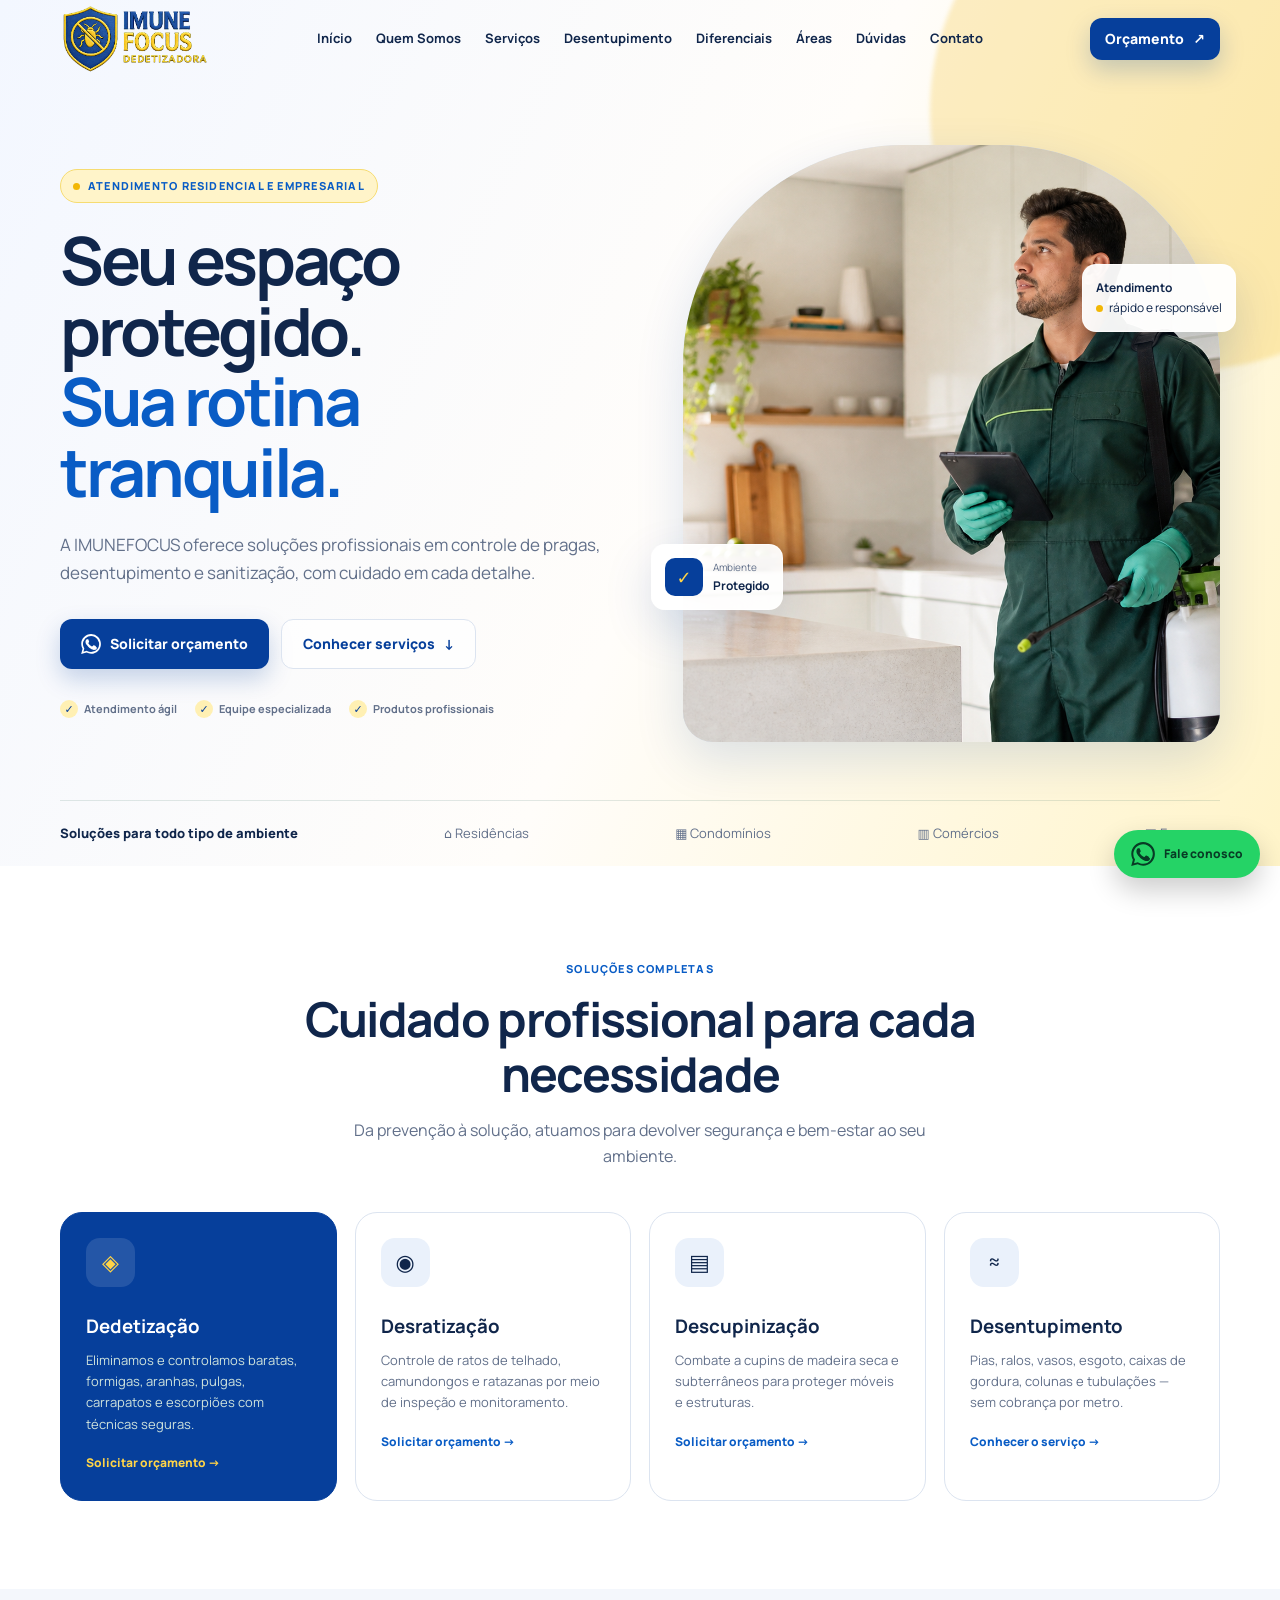
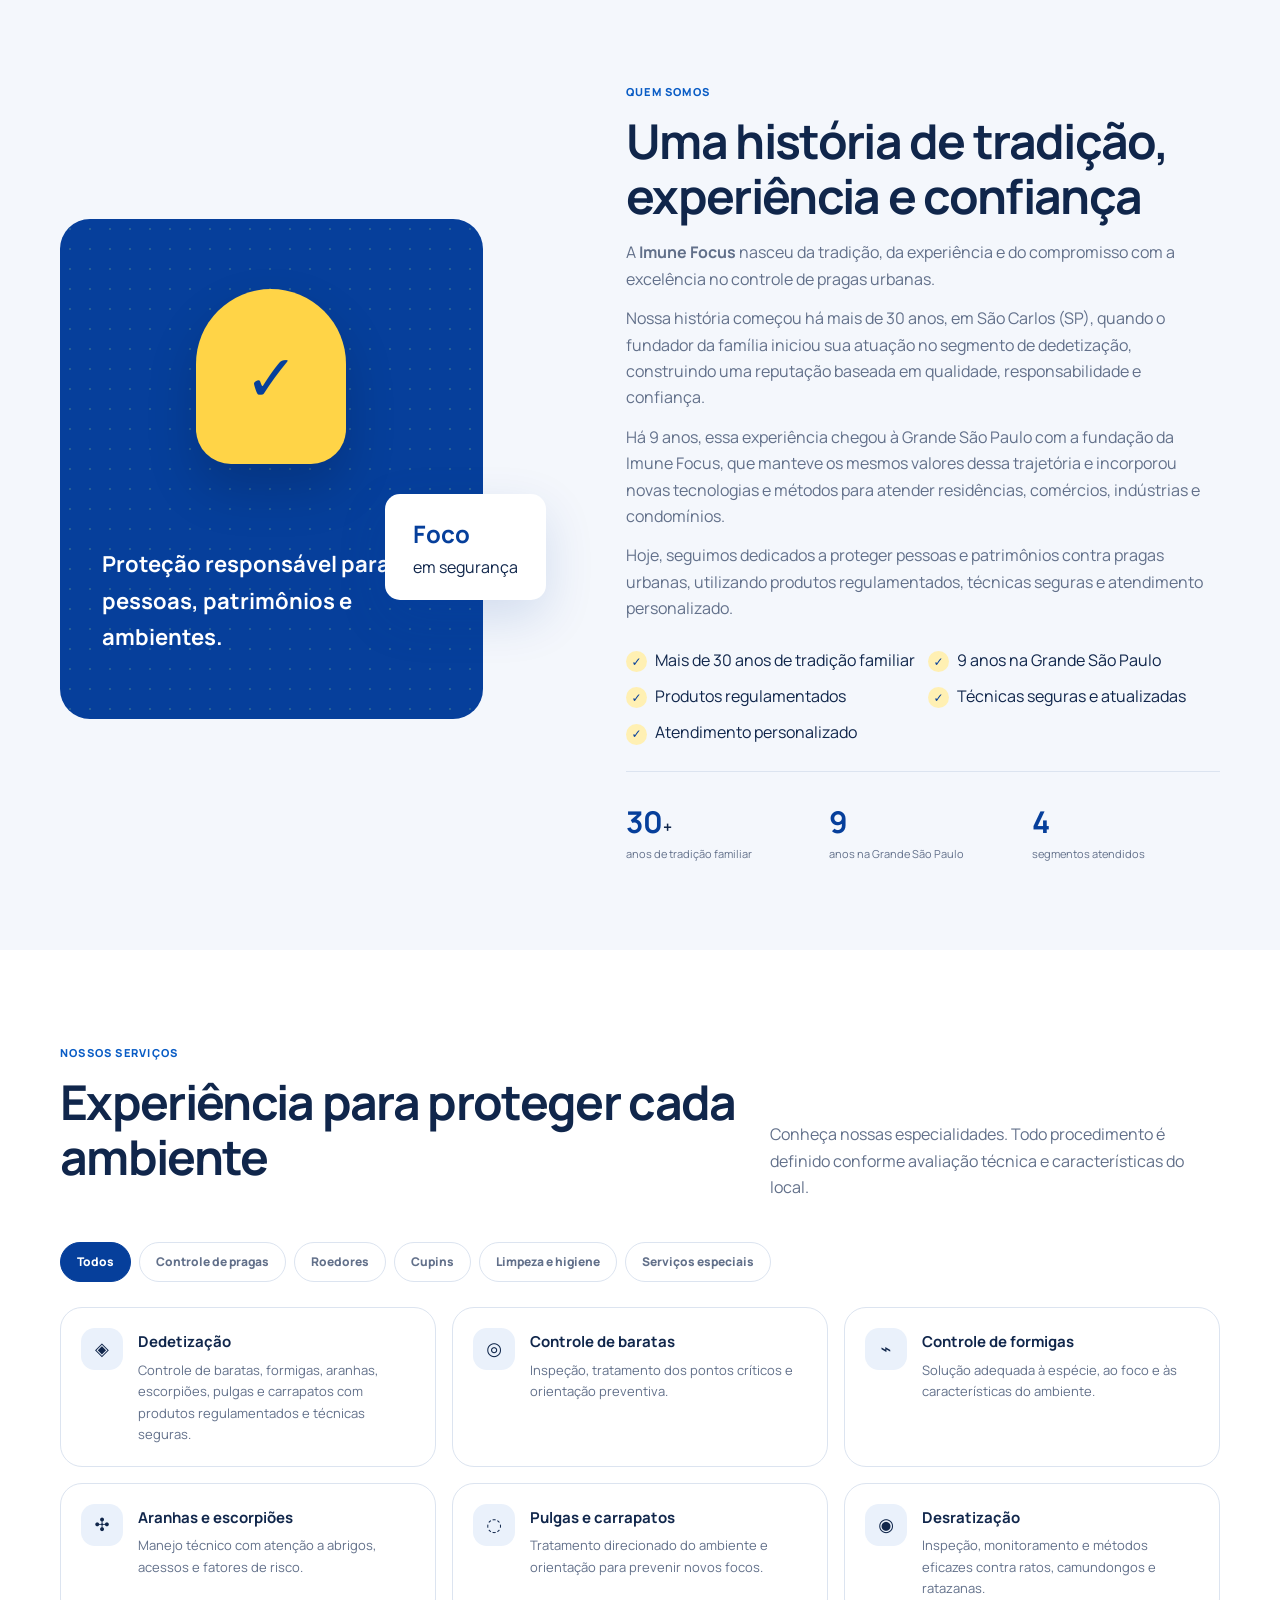
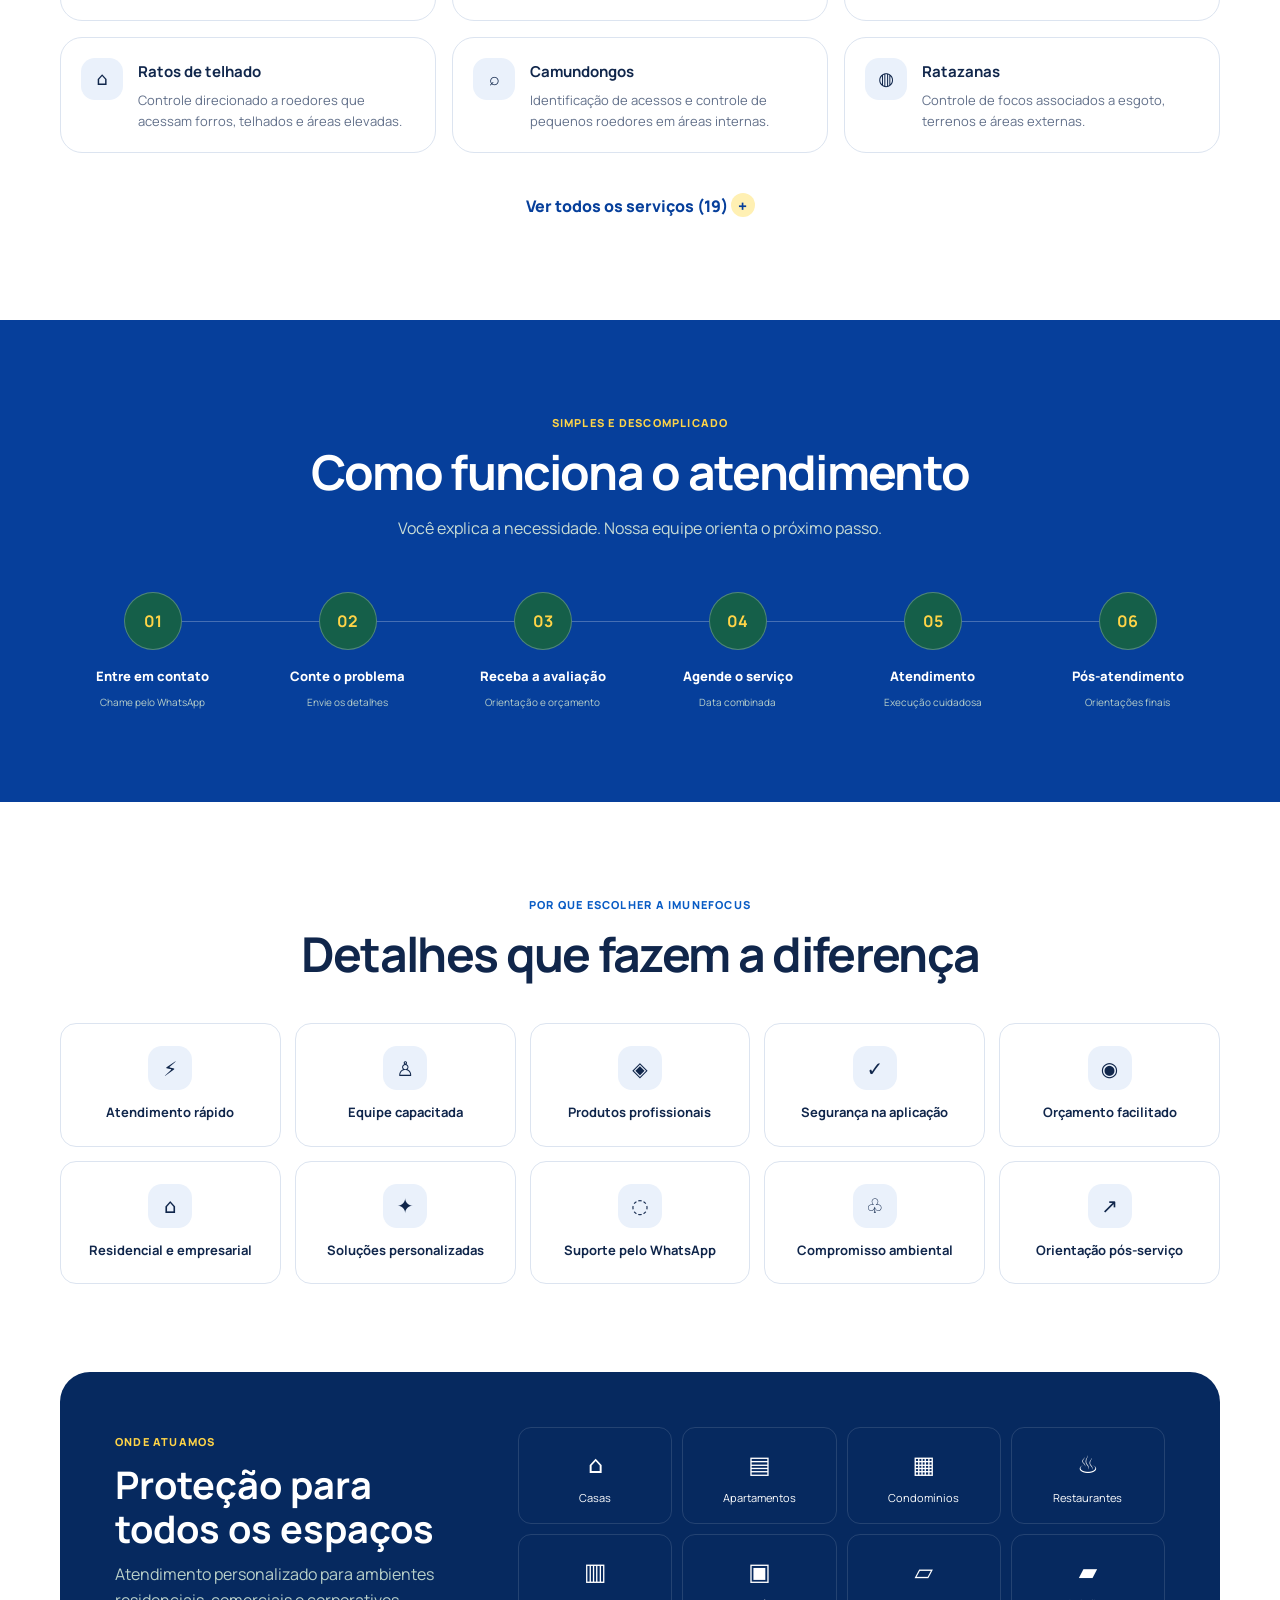
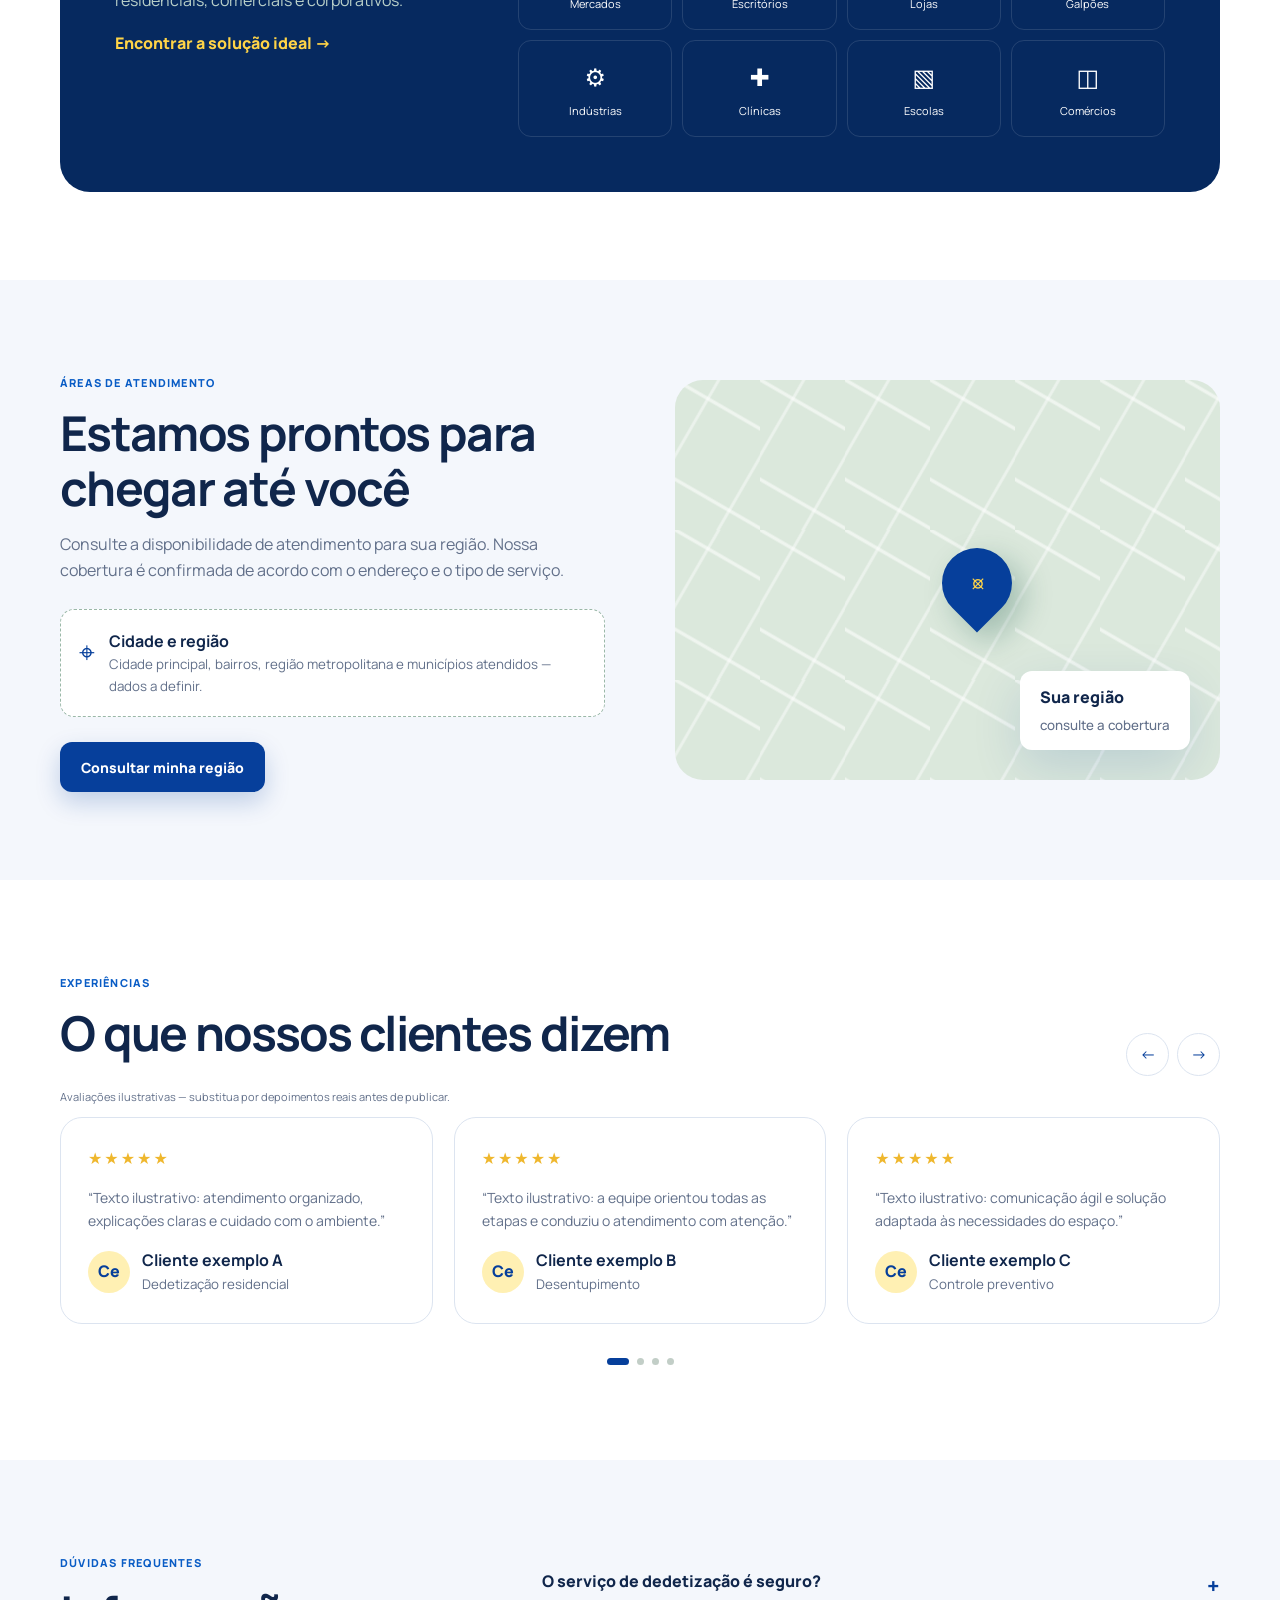
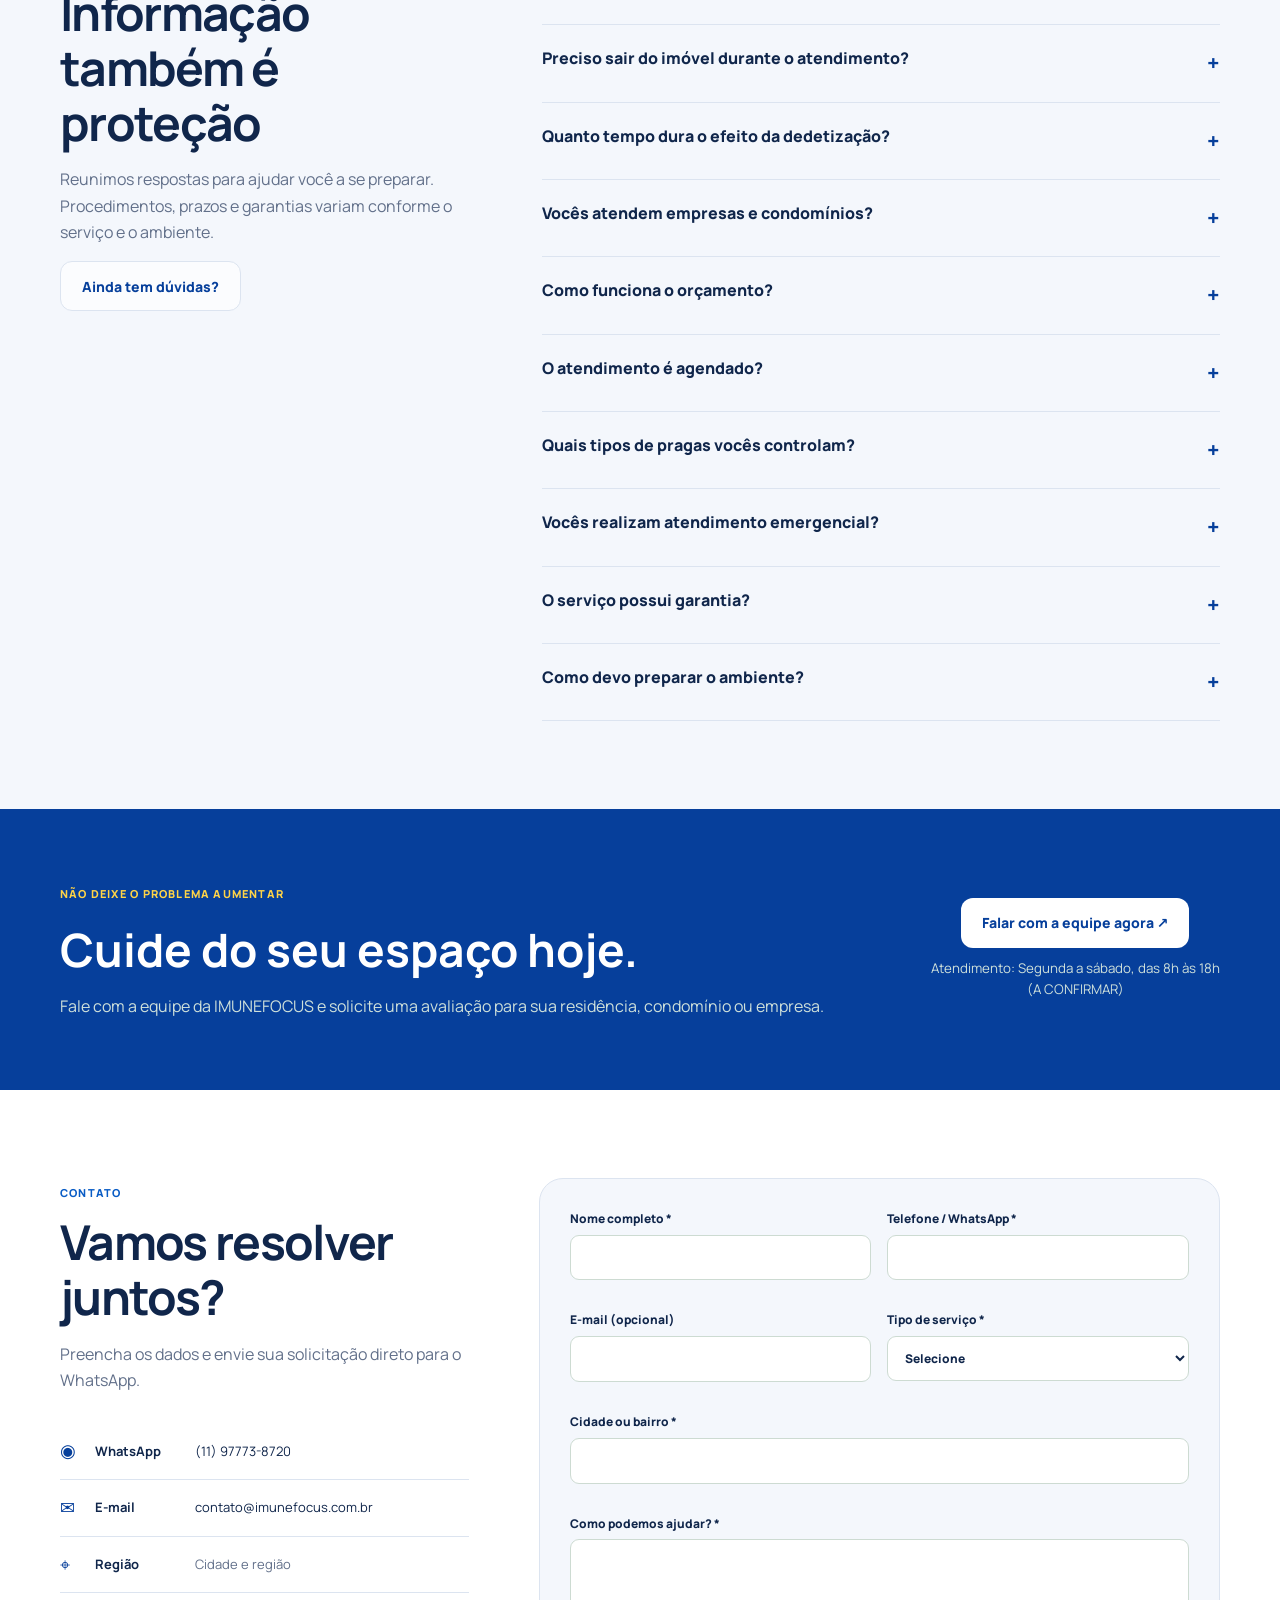
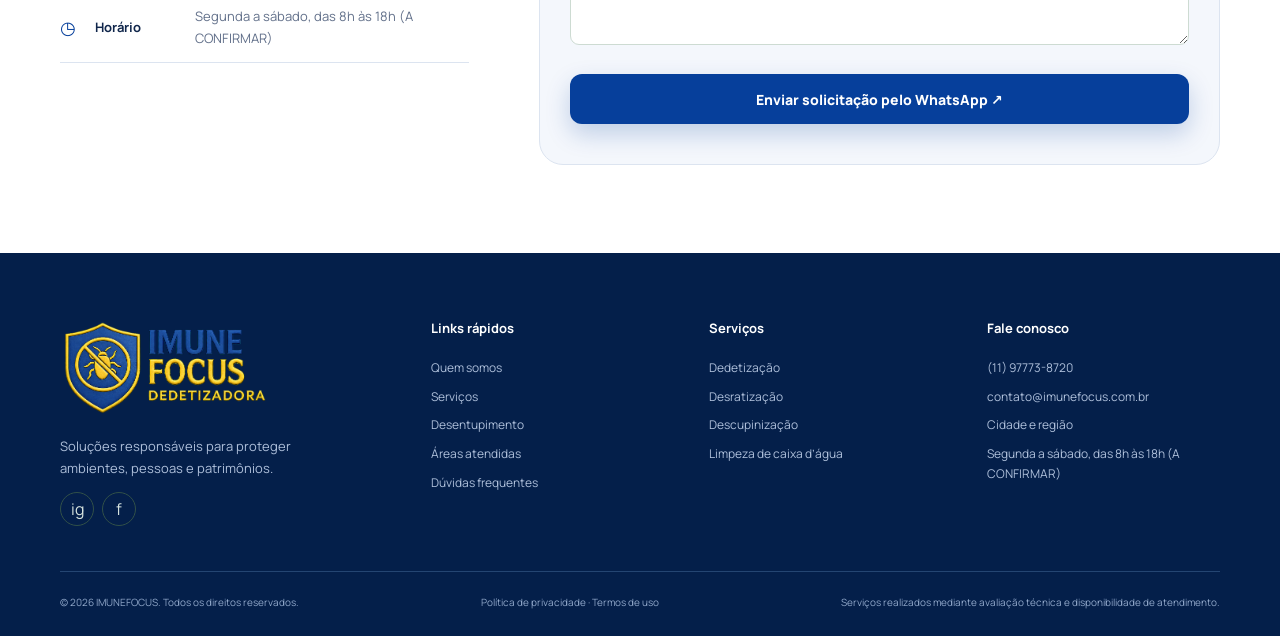
<file: index.html>
<!doctype html>
<html lang="pt-BR">
<head>
  <meta charset="utf-8">
  <meta name="viewport" content="width=device-width, initial-scale=1">
  <title>IMUNEFOCUS | Controle de pragas e desentupimento</title>
  <meta name="description" content="Soluções profissionais em controle de pragas, dedetização, desentupimento e sanitização para residências e empresas.">
  <meta name="keywords" content="dedetização, controle de pragas, desentupimento, sanitização, desratização">
  <meta name="theme-color" content="#063f9b">
  <!-- EDITE AQUI: substitua pela URL oficial do site -->
  <link rel="canonical" href="https://www.seudominio.com.br/">
  <meta property="og:type" content="website">
  <meta property="og:title" content="IMUNEFOCUS | Proteção que traz tranquilidade">
  <meta property="og:description" content="Controle de pragas e cuidado profissional para o seu ambiente.">
  <meta property="og:image" content="assets/images/logo-imune-focus-oficial.png">
  <meta property="og:url" content="https://www.seudominio.com.br/">
  <meta name="twitter:card" content="summary_large_image">
  <link rel="icon" href="assets/icons/favicon-imune-focus-v4.png?v=4" type="image/png">
  <link rel="shortcut icon" href="assets/icons/favicon-imune-focus-v4.png?v=4" type="image/png">
  <link rel="apple-touch-icon" href="assets/icons/favicon-imune-focus-v4.png?v=4">
  <link rel="preconnect" href="https://fonts.googleapis.com">
  <link rel="preconnect" href="https://fonts.gstatic.com" crossorigin>
  <link href="https://fonts.googleapis.com/css2?family=Manrope:wght@400;500;600;700;800&amp;display=swap" rel="stylesheet">
  <link rel="stylesheet" href="css/style.css">
  <script defer src="js/script.js"></script>
  <script type="application/ld+json">
  {
    "@context": "https://schema.org",
    "@type": "LocalBusiness",
    "name": "IMUNEFOCUS",
    "image": "https://www.seudominio.com.br/assets/images/hero-tecnico.png",
    "url": "https://www.seudominio.com.br/",
    "telephone": "+55-00-00000-0000",
    "email": "contato@imunefocus.com.br",
    "address": {"@type":"PostalAddress","addressLocality":"CIDADE A DEFINIR","addressCountry":"BR"},
    "areaServed": "REGIÕES A DEFINIR",
    "openingHours": "HORÁRIO A DEFINIR",
    "description": "Serviços de controle de pragas, dedetização, desentupimento e sanitização. Dados cadastrais de exemplo: substitua antes de publicar."
  }
  </script>
</head>
<body>
  <a class="skip-link" href="#conteudo">Pular para o conteúdo</a>
  <header class="site-header" id="header">
    <div class="container nav-wrap">
      <a class="brand" href="#inicio" aria-label="Imune Focus Dedetizadora, página inicial"><img class="brand-logo" src="assets/images/logo-imune-focus-oficial.png" alt="Imune Focus Dedetizadora"></a>
      <button class="menu-toggle" type="button" aria-label="Abrir menu" aria-expanded="false" aria-controls="main-nav"><span></span><span></span><span></span></button>
      <nav class="main-nav" id="main-nav" aria-label="Navegação principal">
        <a href="#inicio">Início</a><a href="#quem-somos">Quem Somos</a><a href="#servicos">Serviços</a><a href="desentupimento.html">Desentupimento</a><a href="#diferenciais">Diferenciais</a><a href="#areas">Áreas</a><a href="#faq">Dúvidas</a><a href="#contato">Contato</a>
      </nav>
      <a class="btn btn-small btn-whatsapp nav-cta" href="#" data-whatsapp data-message="Olá, gostaria de solicitar um orçamento com a IMUNEFOCUS.">Orçamento <span aria-hidden="true">↗</span></a>
    </div>
  </header>

  <main id="conteudo">
    <section class="hero" id="inicio">
      <div class="hero-blob" aria-hidden="true"></div>
      <div class="container hero-grid">
        <div class="hero-copy reveal">
          <span class="eyebrow"><i></i> Atendimento residencial e empresarial</span>
          <h1>Seu espaço protegido.<br><em>Sua rotina tranquila.</em></h1>
          <p>A IMUNEFOCUS oferece soluções profissionais em controle de pragas, desentupimento e sanitização, com cuidado em cada detalhe.</p>
          <div class="hero-actions">
            <a class="btn btn-primary" href="#" data-whatsapp data-message="Olá, gostaria de solicitar um orçamento com a IMUNEFOCUS."><svg aria-hidden="true" viewBox="0 0 24 24"><path d="M20.5 3.5A11.7 11.7 0 0 0 12.1 0C5.6 0 .3 5.3.3 11.8c0 2.1.5 4.1 1.6 5.9L.2 24l6.5-1.7c1.7.9 3.5 1.4 5.4 1.4 6.5 0 11.8-5.3 11.8-11.8 0-3.2-1.2-6.1-3.4-8.4ZM12.1 21.7c-1.7 0-3.4-.5-4.9-1.3l-.4-.2-3.8 1 1-3.7-.2-.4a9.7 9.7 0 1 1 8.3 4.6Zm5.3-7.3c-.3-.1-1.7-.8-2-.9-.3-.1-.5-.1-.7.2-.2.3-.8.9-1 1.1-.2.2-.4.2-.7.1-1.8-.9-3-1.6-4.2-3.7-.3-.6.3-.5.9-1.7.1-.2 0-.4 0-.6l-.9-2.2c-.2-.6-.5-.5-.7-.5h-.6c-.2 0-.6.1-.9.4-.3.3-1.2 1.2-1.2 2.9s1.2 3.3 1.4 3.5c.2.2 2.4 3.7 5.9 5.2 2.2.9 3.1 1 4.2.8.7-.1 1.7-.7 1.9-1.4.2-.7.2-1.3.2-1.4-.1-.1-.3-.2-.6-.3Z"/></svg> Solicitar orçamento</a>
            <a class="btn btn-secondary" href="#servicos">Conhecer serviços <span aria-hidden="true">↓</span></a>
          </div>
          <div class="trust-row" aria-label="Indicadores de confiança"><span><b>✓</b> Atendimento ágil</span><span><b>✓</b> Equipe especializada</span><span><b>✓</b> Produtos profissionais</span></div>
        </div>
        <div class="hero-visual reveal">
          <div class="hero-image-wrap"><img src="assets/images/hero-tecnico.png" alt="Técnico uniformizado realizando uma inspeção cuidadosa em cozinha limpa" width="1456" height="1092" fetchpriority="high"></div>
          <div class="floating-card card-protection"><span class="icon-box">✓</span><span><small>Ambiente</small><strong>Protegido</strong></span></div>
          <div class="floating-card card-response"><strong>Atendimento</strong><span><i></i> rápido e responsável</span></div>
        </div>
      </div>
      <div class="container proof-strip reveal"><span class="proof-title">Soluções para todo tipo de ambiente</span><span>⌂ Residências</span><span>▦ Condomínios</span><span>▥ Comércios</span><span>▤ Empresas</span></div>
    </section>

    <section class="section quick-services" aria-labelledby="quick-title">
      <div class="container"><div class="section-heading centered reveal"><span class="kicker">Soluções completas</span><h2 id="quick-title">Cuidado profissional para cada necessidade</h2><p>Da prevenção à solução, atuamos para devolver segurança e bem-estar ao seu ambiente.</p></div><div class="feature-grid" id="featured-services"></div></div>
    </section>

    <section class="section about" id="quem-somos">
      <div class="container about-grid">
        <div class="about-art reveal"><div class="pattern-card"><span class="shield-large">✓</span><p>Proteção responsável para pessoas, patrimônios e ambientes.</p></div><div class="about-badge"><strong>Foco</strong><span>em segurança</span></div></div>
        <div class="about-copy reveal"><span class="kicker">Quem somos</span><h2>Uma história de tradição, experiência e confiança</h2><p>A <strong>Imune Focus</strong> nasceu da tradição, da experiência e do compromisso com a excelência no controle de pragas urbanas.</p><p>Nossa história começou há mais de 30 anos, em São Carlos (SP), quando o fundador da família iniciou sua atuação no segmento de dedetização, construindo uma reputação baseada em qualidade, responsabilidade e confiança.</p><p>Há 9 anos, essa experiência chegou à Grande São Paulo com a fundação da Imune Focus, que manteve os mesmos valores dessa trajetória e incorporou novas tecnologias e métodos para atender residências, comércios, indústrias e condomínios.</p><p>Hoje, seguimos dedicados a proteger pessoas e patrimônios contra pragas urbanas, utilizando produtos regulamentados, técnicas seguras e atendimento personalizado.</p><ul class="check-list"><li>Mais de 30 anos de tradição familiar</li><li>9 anos na Grande São Paulo</li><li>Produtos regulamentados</li><li>Técnicas seguras e atualizadas</li><li>Atendimento personalizado</li></ul><div class="stats" id="stats"></div></div>
      </div>
    </section>

    <section class="section services" id="servicos">
      <div class="container"><div class="section-heading split reveal"><div><span class="kicker">Nossos serviços</span><h2>Experiência para proteger cada ambiente</h2></div><p>Conheça nossas especialidades. Todo procedimento é definido conforme avaliação técnica e características do local.</p></div><div class="filters reveal" id="service-filters" role="group" aria-label="Filtrar serviços"></div><div class="service-grid" id="services-grid" aria-live="polite"></div><div class="center"><button class="text-button" id="show-all-services" type="button">Ver todos os serviços <span>+</span></button></div></div>
    </section>

    <section class="section process" id="como-funciona">
      <div class="container"><div class="section-heading centered reveal"><span class="kicker light">Simples e descomplicado</span><h2>Como funciona o atendimento</h2><p>Você explica a necessidade. Nossa equipe orienta o próximo passo.</p></div><ol class="process-list reveal"><li><b>01</b><span>Entre em contato</span><small>Chame pelo WhatsApp</small></li><li><b>02</b><span>Conte o problema</span><small>Envie os detalhes</small></li><li><b>03</b><span>Receba a avaliação</span><small>Orientação e orçamento</small></li><li><b>04</b><span>Agende o serviço</span><small>Data combinada</small></li><li><b>05</b><span>Atendimento</span><small>Execução cuidadosa</small></li><li><b>06</b><span>Pós-atendimento</span><small>Orientações finais</small></li></ol></div>
    </section>

    <section class="section differences" id="diferenciais"><div class="container"><div class="section-heading centered reveal"><span class="kicker">Por que escolher a IMUNEFOCUS</span><h2>Detalhes que fazem a diferença</h2></div><div class="difference-grid reveal" id="differences-grid"></div></div></section>

    <section class="section audiences"><div class="container audience-panel reveal"><div><span class="kicker light">Onde atuamos</span><h2>Proteção para todos os espaços</h2><p>Atendimento personalizado para ambientes residenciais, comerciais e corporativos.</p><a class="link-light" href="#contato">Encontrar a solução ideal →</a></div><div class="audience-grid" id="audience-grid"></div></div></section>

    <section class="section areas" id="areas"><div class="container areas-grid"><div class="reveal"><span class="kicker">Áreas de atendimento</span><h2>Estamos prontos para chegar até você</h2><p>Consulte a disponibilidade de atendimento para sua região. Nossa cobertura é confirmada de acordo com o endereço e o tipo de serviço.</p><div class="location-placeholder"><span>⌖</span><div><strong data-city>Cidade e região</strong><small>Cidade principal, bairros, região metropolitana e municípios atendidos — dados a definir.</small></div></div><a class="btn btn-primary" href="#" data-whatsapp data-message="Olá, gostaria de confirmar se a IMUNEFOCUS atende na minha região.">Consultar minha região</a></div><div class="map-art reveal" aria-label="Ilustração abstrata de mapa de atendimento"><div class="map-pin">⌖</div><span class="route r1"></span><span class="route r2"></span><div class="map-label">Sua região<br><small>consulte a cobertura</small></div></div></div></section>

    <section class="section testimonials"><div class="container"><div class="section-heading split reveal"><div><span class="kicker">Experiências</span><h2>O que nossos clientes dizem</h2></div><div class="carousel-controls"><button id="testimonial-prev" aria-label="Depoimento anterior">←</button><button id="testimonial-next" aria-label="Próximo depoimento">→</button></div></div><p class="sample-note">Avaliações ilustrativas — substitua por depoimentos reais antes de publicar.</p><div class="testimonial-viewport reveal"><div class="testimonial-track" id="testimonial-track"></div></div><div class="carousel-dots" id="testimonial-dots"></div></div></section>

    <section class="section faq" id="faq"><div class="container faq-grid"><div class="faq-intro reveal"><span class="kicker">Dúvidas frequentes</span><h2>Informação também é proteção</h2><p>Reunimos respostas para ajudar você a se preparar. Procedimentos, prazos e garantias variam conforme o serviço e o ambiente.</p><a class="btn btn-secondary" href="#" data-whatsapp data-message="Olá, tenho uma dúvida sobre os serviços da IMUNEFOCUS.">Ainda tem dúvidas?</a></div><div class="accordion reveal" id="faq-list"></div></div></section>

    <section class="cta"><div class="container cta-inner reveal"><div><span class="kicker light">Não deixe o problema aumentar</span><h2>Cuide do seu espaço hoje.</h2><p>Fale com a equipe da IMUNEFOCUS e solicite uma avaliação para sua residência, condomínio ou empresa.</p></div><div><a class="btn btn-white" href="#" data-whatsapp data-message="Olá, gostaria de solicitar uma avaliação com a IMUNEFOCUS.">Falar com a equipe agora ↗</a><small>Atendimento: <span data-hours>horário a definir</span></small></div></div></section>

    <section class="section contact" id="contato"><div class="container contact-grid"><div class="contact-info reveal"><span class="kicker">Contato</span><h2>Vamos resolver juntos?</h2><p>Preencha os dados e envie sua solicitação direto para o WhatsApp.</p><div class="contact-list"><p><span>◉</span><b>WhatsApp</b><a href="#" data-whatsapp data-phone>(11) 97773-8720</a></p><p><span>✉</span><b>E-mail</b><a data-email href="mailto:contato@imunefocus.com.br">contato@imunefocus.com.br</a></p><p><span>⌖</span><b>Região</b><em data-city>Cidade e região</em></p><p><span>◷</span><b>Horário</b><em data-hours>Horário a definir</em></p></div></div><form class="contact-form reveal" id="contact-form" novalidate><div class="form-grid"><label>Nome completo *<input type="text" name="name" autocomplete="name" required><span class="error"></span></label><label>Telefone / WhatsApp *<input type="tel" name="phone" autocomplete="tel" required><span class="error"></span></label><label>E-mail (opcional)<input type="email" name="email" autocomplete="email"><span class="error"></span></label><label>Tipo de serviço *<select name="service" required><option value="">Selecione</option><option>Dedetização</option><option>Controle de roedores</option><option>Desentupimento</option><option>Sanitização</option><option>Outro serviço</option></select><span class="error"></span></label><label class="full">Cidade ou bairro *<input type="text" name="location" required><span class="error"></span></label><label class="full">Como podemos ajudar? *<textarea name="message" rows="4" required></textarea><span class="error"></span></label></div><button class="btn btn-primary full-button" type="submit">Enviar solicitação pelo WhatsApp ↗</button><p class="form-status" id="form-status" role="status"></p></form></div></section>
  </main>

  <footer class="footer"><div class="container footer-grid"><div><a class="brand footer-brand" href="#inicio"><img class="brand-logo" src="assets/images/logo-imune-focus-oficial.png" alt="Imune Focus Dedetizadora"></a><p>Soluções responsáveis para proteger ambientes, pessoas e patrimônios.</p><div class="socials"><a href="#" data-instagram aria-label="Instagram">ig</a><a href="#" data-facebook aria-label="Facebook">f</a></div></div><div><h3>Links rápidos</h3><a href="#quem-somos">Quem somos</a><a href="#servicos">Serviços</a><a href="desentupimento.html">Desentupimento</a><a href="#areas">Áreas atendidas</a><a href="#faq">Dúvidas frequentes</a></div><div><h3>Serviços</h3><a href="#servicos">Dedetização</a><a href="#servicos">Desratização</a><a href="#servicos">Descupinização</a><a href="#servicos">Limpeza de caixa d’água</a></div><div><h3>Fale conosco</h3><a href="#" data-whatsapp data-phone>(11) 97773-8720</a><a data-email href="mailto:contato@imunefocus.com.br">contato@imunefocus.com.br</a><span data-city>Cidade e região</span><span data-hours>Horário a definir</span></div></div><div class="container footer-bottom"><p>© <span id="current-year"></span> <span data-company>IMUNEFOCUS</span>. Todos os direitos reservados.</p><p><a href="#">Política de privacidade</a> · <a href="#">Termos de uso</a></p><p>Serviços realizados mediante avaliação técnica e disponibilidade de atendimento.</p></div></footer>

  <a class="floating-whatsapp" href="#" data-whatsapp data-message="Olá, gostaria de solicitar um orçamento com a IMUNEFOCUS." aria-label="Fale conosco pelo WhatsApp"><svg aria-hidden="true" viewBox="0 0 24 24"><path d="M20.5 3.5A11.7 11.7 0 0 0 12.1 0C5.6 0 .3 5.3.3 11.8c0 2.1.5 4.1 1.6 5.9L.2 24l6.5-1.7c1.7.9 3.5 1.4 5.4 1.4 6.5 0 11.8-5.3 11.8-11.8 0-3.2-1.2-6.1-3.4-8.4Zm-8.4 18.2c-1.7 0-3.4-.5-4.9-1.3l-.4-.2-3.8 1 1-3.7-.2-.4a9.7 9.7 0 1 1 8.3 4.6Zm5.3-7.3c-.3-.1-1.7-.8-2-.9-.3-.1-.5-.1-.7.2-.2.3-.8.9-1 1.1-.2.2-.4.2-.7.1-1.8-.9-3-1.6-4.2-3.7-.3-.6.3-.5.9-1.7.1-.2 0-.4 0-.6l-.9-2.2c-.2-.6-.5-.5-.7-.5h-.6c-.2 0-.6.1-.9.4-.3.3-1.2 1.2-1.2 2.9s1.2 3.3 1.4 3.5c.2.2 2.4 3.7 5.9 5.2 2.2.9 3.1 1 4.2.8.7-.1 1.7-.7 1.9-1.4.2-.7.2-1.3.2-1.4-.1-.1-.3-.2-.6-.3Z"/></svg><span>Fale conosco</span></a>
  <button class="back-to-top" id="back-to-top" aria-label="Voltar ao topo">↑</button>
</body>
</html>
</file>
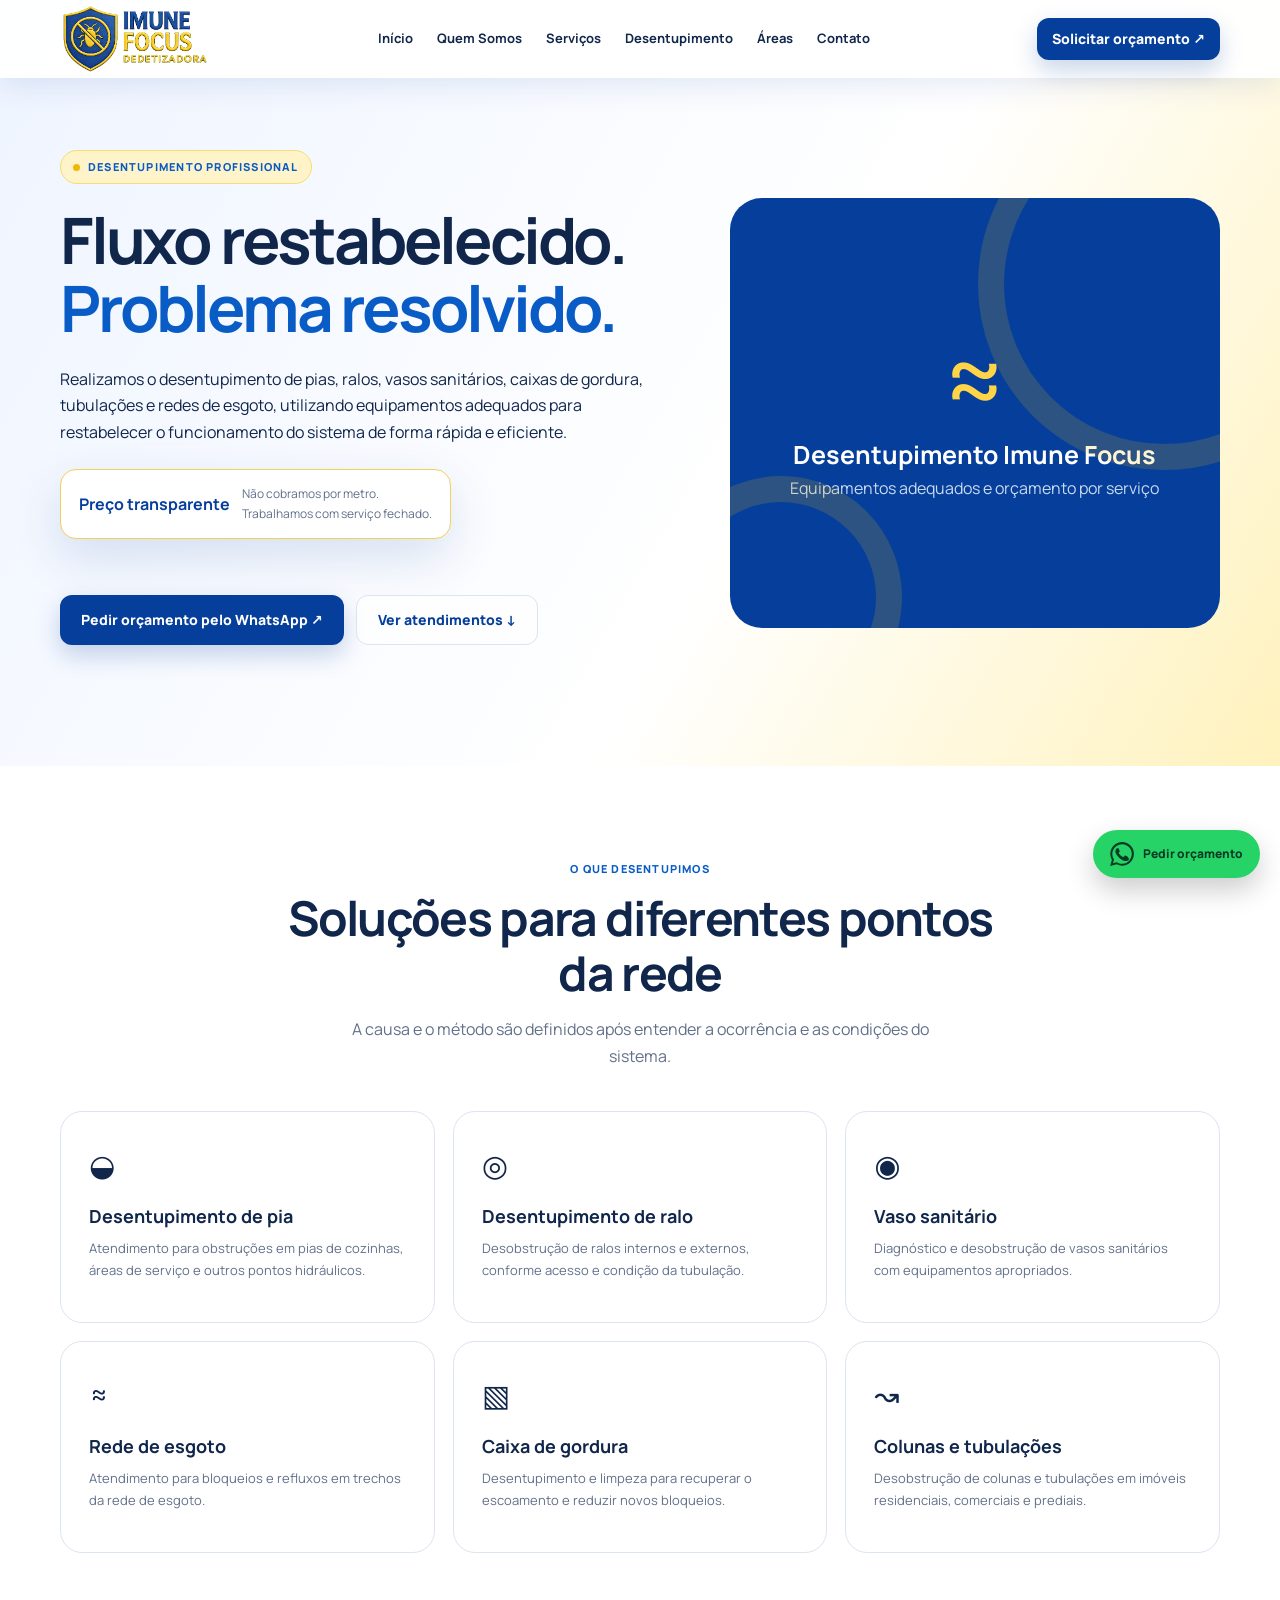
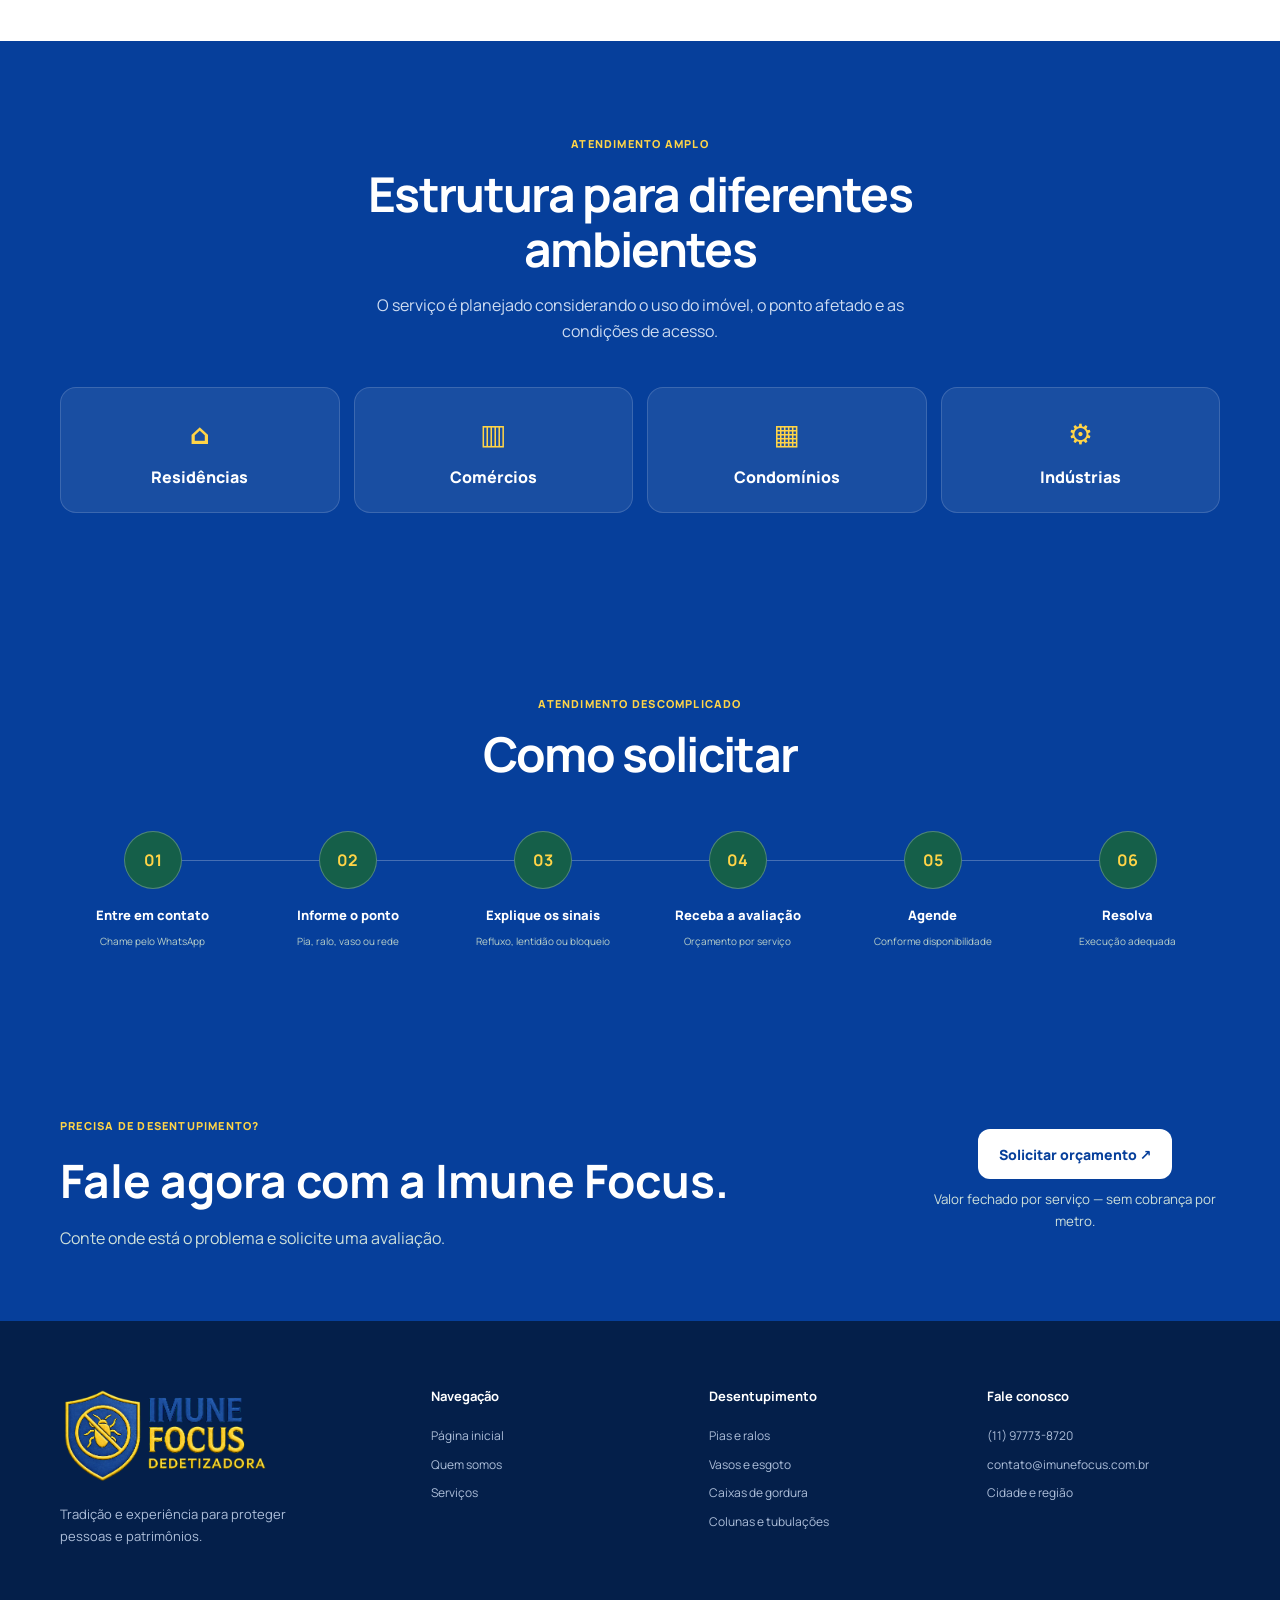
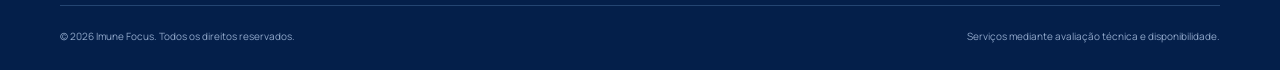
<file: desentupimento.html>
<!doctype html>
<html lang="pt-BR">
<head>
  <meta charset="utf-8">
  <meta name="viewport" content="width=device-width, initial-scale=1">
  <title>Desentupimento na Grande São Paulo | Imune Focus</title>
  <meta name="description" content="Desentupimento de pia, ralo, vaso sanitário, esgoto, caixa de gordura, colunas e tubulações. Serviço fechado, sem cobrança por metro.">
  <meta name="keywords" content="desentupimento, desentupidora, desentupimento de pia, desentupimento de ralo, desentupimento de esgoto, caixa de gordura, Grande São Paulo">
  <meta name="theme-color" content="#063f9b">
  <!-- EDITE AQUI: substitua pela URL publicada desta página -->
  <link rel="canonical" href="https://www.seudominio.com.br/desentupimento.html">
  <meta property="og:type" content="website"><meta property="og:title" content="Desentupimento | Imune Focus"><meta property="og:description" content="Solução para pias, ralos, vasos, esgoto, caixas de gordura, colunas e tubulações."><meta property="og:image" content="assets/images/logo-imune-focus-oficial.png">
  <link rel="icon" href="assets/icons/favicon-imune-focus-v4.png?v=4" type="image/png">
  <link rel="shortcut icon" href="assets/icons/favicon-imune-focus-v4.png?v=4" type="image/png">
  <link rel="apple-touch-icon" href="assets/icons/favicon-imune-focus-v4.png?v=4">
  <link rel="preconnect" href="https://fonts.googleapis.com"><link rel="preconnect" href="https://fonts.gstatic.com" crossorigin><link href="https://fonts.googleapis.com/css2?family=Manrope:wght@400;500;600;700;800&amp;display=swap" rel="stylesheet">
  <link rel="stylesheet" href="css/style.css"><script defer src="js/desentupimento.js"></script>
  <script type="application/ld+json">{"@context":"https://schema.org","@type":"Service","name":"Desentupimento","provider":{"@type":"LocalBusiness","name":"Imune Focus Dedetizadora"},"areaServed":"Grande São Paulo","serviceType":["Desentupimento de pia","Desentupimento de ralo","Desentupimento de vaso sanitário","Desentupimento de esgoto","Desentupimento de caixa de gordura","Desentupimento de colunas e tubulações"],"description":"Serviço de desentupimento por valor fechado, sem cobrança por metro. Atendimento sujeito à avaliação e disponibilidade."}</script>
</head>
<body>
  <a class="skip-link" href="#conteudo">Pular para o conteúdo</a>
  <header class="site-header scrolled" id="header"><div class="container nav-wrap"><a class="brand" href="index.html" aria-label="Imune Focus, voltar à página inicial"><img class="brand-logo" src="assets/images/logo-imune-focus-oficial.png" alt="Imune Focus Dedetizadora"></a><button class="menu-toggle" type="button" aria-label="Abrir menu" aria-expanded="false" aria-controls="main-nav"><span></span><span></span><span></span></button><nav class="main-nav" id="main-nav" aria-label="Navegação principal"><a href="index.html">Início</a><a href="index.html#quem-somos">Quem Somos</a><a href="index.html#servicos">Serviços</a><a href="desentupimento.html" aria-current="page">Desentupimento</a><a href="index.html#areas">Áreas</a><a href="index.html#contato">Contato</a></nav><a class="btn btn-small btn-whatsapp nav-cta" href="#" data-whatsapp data-message="Olá, gostaria de solicitar um orçamento para desentupimento.">Solicitar orçamento ↗</a></div></header>
  <main id="conteudo">
    <section class="service-page-hero"><div class="container service-page-grid"><div class="reveal"><span class="eyebrow"><i></i> Desentupimento profissional</span><h1>Fluxo restabelecido.<br><em>Problema resolvido.</em></h1><p>Realizamos o desentupimento de pias, ralos, vasos sanitários, caixas de gordura, tubulações e redes de esgoto, utilizando equipamentos adequados para restabelecer o funcionamento do sistema de forma rápida e eficiente.</p><div class="price-badge"><strong>Preço transparente</strong><span>Não cobramos por metro.<br>Trabalhamos com serviço fechado.</span></div><div class="hero-actions"><a class="btn btn-primary" href="#" data-whatsapp data-message="Olá, preciso de um serviço de desentupimento e gostaria de solicitar um orçamento.">Pedir orçamento pelo WhatsApp ↗</a><a class="btn btn-secondary" href="#servicos-desentupimento">Ver atendimentos ↓</a></div></div><div class="drain-art reveal" aria-label="Representação gráfica de tubulação desobstruída"><div><div class="drain-symbol">≈</div><strong>Desentupimento Imune Focus</strong><span>Equipamentos adequados e orçamento por serviço</span></div></div></div></section>
    <section class="section" id="servicos-desentupimento"><div class="container"><div class="section-heading centered reveal"><span class="kicker">O que desentupimos</span><h2>Soluções para diferentes pontos da rede</h2><p>A causa e o método são definidos após entender a ocorrência e as condições do sistema.</p></div><div class="seo-service-grid reveal"><article class="seo-service-card"><span>◒</span><h2>Desentupimento de pia</h2><p>Atendimento para obstruções em pias de cozinhas, áreas de serviço e outros pontos hidráulicos.</p></article><article class="seo-service-card"><span>◎</span><h2>Desentupimento de ralo</h2><p>Desobstrução de ralos internos e externos, conforme acesso e condição da tubulação.</p></article><article class="seo-service-card"><span>◉</span><h2>Vaso sanitário</h2><p>Diagnóstico e desobstrução de vasos sanitários com equipamentos apropriados.</p></article><article class="seo-service-card"><span>≈</span><h2>Rede de esgoto</h2><p>Atendimento para bloqueios e refluxos em trechos da rede de esgoto.</p></article><article class="seo-service-card"><span>▧</span><h2>Caixa de gordura</h2><p>Desentupimento e limpeza para recuperar o escoamento e reduzir novos bloqueios.</p></article><article class="seo-service-card"><span>↝</span><h2>Colunas e tubulações</h2><p>Desobstrução de colunas e tubulações em imóveis residenciais, comerciais e prediais.</p></article></div></div></section>
    <section class="section highlight-band"><div class="container"><div class="section-heading centered reveal"><span class="kicker light">Atendimento amplo</span><h2>Estrutura para diferentes ambientes</h2><p>O serviço é planejado considerando o uso do imóvel, o ponto afetado e as condições de acesso.</p></div><div class="served-grid reveal"><div class="served-item"><span>⌂</span>Residências</div><div class="served-item"><span>▥</span>Comércios</div><div class="served-item"><span>▦</span>Condomínios</div><div class="served-item"><span>⚙</span>Indústrias</div></div></div></section>
    <section class="section process"><div class="container"><div class="section-heading centered reveal"><span class="kicker light">Atendimento descomplicado</span><h2>Como solicitar</h2></div><ol class="process-list reveal"><li><b>01</b><span>Entre em contato</span><small>Chame pelo WhatsApp</small></li><li><b>02</b><span>Informe o ponto</span><small>Pia, ralo, vaso ou rede</small></li><li><b>03</b><span>Explique os sinais</span><small>Refluxo, lentidão ou bloqueio</small></li><li><b>04</b><span>Receba a avaliação</span><small>Orçamento por serviço</small></li><li><b>05</b><span>Agende</span><small>Conforme disponibilidade</small></li><li><b>06</b><span>Resolva</span><small>Execução adequada</small></li></ol></div></section>
    <section class="cta"><div class="container cta-inner reveal"><div><span class="kicker light">Precisa de desentupimento?</span><h2>Fale agora com a Imune Focus.</h2><p>Conte onde está o problema e solicite uma avaliação.</p></div><div><a class="btn btn-white" href="#" data-whatsapp data-message="Olá, preciso de desentupimento. O ponto afetado é: ">Solicitar orçamento ↗</a><small>Valor fechado por serviço — sem cobrança por metro.</small></div></div></section>
  </main>
  <footer class="footer"><div class="container footer-grid"><div><a class="brand footer-brand" href="index.html"><img class="brand-logo" src="assets/images/logo-imune-focus-oficial.png" alt="Imune Focus Dedetizadora"></a><p>Tradição e experiência para proteger pessoas e patrimônios.</p></div><div><h3>Navegação</h3><a href="index.html">Página inicial</a><a href="index.html#quem-somos">Quem somos</a><a href="index.html#servicos">Serviços</a></div><div><h3>Desentupimento</h3><span>Pias e ralos</span><span>Vasos e esgoto</span><span>Caixas de gordura</span><span>Colunas e tubulações</span></div><div><h3>Fale conosco</h3><a href="#" data-whatsapp data-phone>(11) 97773-8720</a><a data-email href="mailto:contato@imunefocus.com.br">contato@imunefocus.com.br</a><span data-city>Cidade e região</span></div></div><div class="container footer-bottom"><p>© <span id="current-year"></span> Imune Focus. Todos os direitos reservados.</p><p>Serviços mediante avaliação técnica e disponibilidade.</p></div></footer>
  <a class="floating-whatsapp" href="#" data-whatsapp data-message="Olá, preciso de um serviço de desentupimento." aria-label="Solicitar desentupimento pelo WhatsApp"><svg aria-hidden="true" viewBox="0 0 24 24"><path d="M20.5 3.5A11.7 11.7 0 0 0 12.1 0C5.6 0 .3 5.3.3 11.8c0 2.1.5 4.1 1.6 5.9L.2 24l6.5-1.7c1.7.9 3.5 1.4 5.4 1.4 6.5 0 11.8-5.3 11.8-11.8 0-3.2-1.2-6.1-3.4-8.4Zm-8.4 18.2c-1.7 0-3.4-.5-4.9-1.3l-.4-.2-3.8 1 1-3.7-.2-.4a9.7 9.7 0 1 1 8.3 4.6Zm5.3-7.3c-.3-.1-1.7-.8-2-.9-.3-.1-.5-.1-.7.2-.2.3-.8.9-1 1.1-.2.2-.4.2-.7.1-1.8-.9-3-1.6-4.2-3.7-.3-.6.3-.5.9-1.7.1-.2 0-.4 0-.6l-.9-2.2c-.2-.6-.5-.5-.7-.5h-.6c-.2 0-.6.1-.9.4-.3.3-1.2 1.2-1.2 2.9s1.2 3.3 1.4 3.5c.2.2 2.4 3.7 5.9 5.2 2.2.9 3.1 1 4.2.8.7-.1 1.7-.7 1.9-1.4.2-.7.2-1.3.2-1.4-.1-.1-.3-.2-.6-.3Z"/></svg><span>Pedir orçamento</span></a><button class="back-to-top" id="back-to-top" aria-label="Voltar ao topo">↑</button>
</body>
</html>
</file>
<file: css/style.css>
/* EDITE AQUI: cores principais da identidade visual */
:root{--primary:#063f9b;--primary-2:#095cc5;--secondary:#f2b705;--accent:#fff0b3;--lime:#ffd447;--bg:#f4f7fc;--surface:#fff;--surface-2:#eaf1fb;--text:#10264b;--muted:#62708a;--line:#dce4f0;--dark:#06295f;--error:#b42318;--shadow:0 18px 50px rgba(6,63,155,.14);--radius:22px;--font:'Manrope',system-ui,sans-serif;--header:78px}
*{box-sizing:border-box}html{scroll-behavior:smooth;scroll-padding-top:90px}body{margin:0;font-family:var(--font);color:var(--text);background:var(--surface);line-height:1.65;-webkit-font-smoothing:antialiased}body.menu-open{overflow:hidden}img{display:block;max-width:100%}a{color:inherit;text-decoration:none}button,input,select,textarea{font:inherit}.container{width:min(1160px,calc(100% - 40px));margin-inline:auto}.section{padding:88px 0}.skip-link{position:fixed;z-index:1000;left:16px;top:-60px;padding:12px 18px;background:var(--dark);color:#fff;border-radius:8px}.skip-link:focus{top:12px}.site-header{position:fixed;z-index:100;top:0;left:0;width:100%;height:var(--header);display:flex;align-items:center;transition:.25s}.site-header.scrolled{background:rgba(255,255,255,.94);box-shadow:0 8px 30px rgba(12,79,60,.08);backdrop-filter:blur(12px)}.nav-wrap{display:flex;align-items:center;justify-content:space-between;gap:20px}.brand{display:flex;align-items:center;gap:10px}.brand-mark{width:39px;height:43px;display:grid;place-items:center;color:var(--primary)}.brand-mark svg{width:100%;height:100%;fill:var(--primary);stroke:var(--lime);stroke-width:2.5;stroke-linecap:round;stroke-linejoin:round}.brand>span:last-child{display:flex;flex-direction:column}.brand strong{font-size:17px;letter-spacing:.08em;line-height:1.1}.brand small{font-size:10px;letter-spacing:.14em;text-transform:uppercase;color:var(--muted)}.main-nav{display:flex;align-items:center;gap:24px;font-size:13px;font-weight:700}.main-nav a{position:relative;padding:10px 0}.main-nav a:after{content:"";position:absolute;left:0;bottom:5px;width:0;height:2px;background:var(--secondary);transition:.2s}.main-nav a:hover:after,.main-nav a:focus-visible:after{width:100%}.menu-toggle{display:none;border:0;background:none;padding:10px}.menu-toggle span{display:block;width:24px;height:2px;background:var(--text);margin:5px;transition:.2s}.btn{min-height:50px;display:inline-flex;align-items:center;justify-content:center;gap:9px;border:0;border-radius:12px;padding:12px 21px;font-weight:800;font-size:14px;cursor:pointer;transition:transform .2s,box-shadow .2s,background .2s}.btn:hover{transform:translateY(-2px)}.btn:focus-visible,.text-button:focus-visible,.carousel-controls button:focus-visible,.back-to-top:focus-visible,.floating-whatsapp:focus-visible,.menu-toggle:focus-visible{outline:3px solid var(--secondary);outline-offset:3px}.btn-small{min-height:42px;padding:9px 15px}.btn-primary,.btn-whatsapp{background:var(--primary);color:#fff;box-shadow:0 10px 24px rgba(12,79,60,.2)}.btn-primary:hover,.btn-whatsapp:hover{background:var(--primary-2);box-shadow:0 14px 28px rgba(12,79,60,.25)}.btn-secondary{color:var(--primary);border:1px solid var(--line);background:rgba(255,255,255,.7)}.btn-white{background:#fff;color:var(--primary)}.btn svg{width:20px;fill:currentColor}.hero{position:relative;overflow:hidden;padding:145px 0 0;background:linear-gradient(115deg,#f3f8ef 0%,#f8faf6 52%,#e9f1e7 100%)}.hero-blob{position:absolute;width:520px;height:520px;border-radius:50%;right:-170px;top:-150px;background:rgba(185,235,115,.3);filter:blur(2px)}.hero-grid{display:grid;grid-template-columns:1.02fr .98fr;align-items:center;gap:64px;min-height:570px}.eyebrow,.kicker{display:inline-flex;align-items:center;gap:8px;color:var(--primary-2);font-weight:800;text-transform:uppercase;letter-spacing:.11em;font-size:11px}.eyebrow{background:#e6f3d7;border:1px solid #d3e9bd;border-radius:30px;padding:7px 12px}.eyebrow i{width:7px;height:7px;border-radius:50%;background:var(--secondary)}h1,h2,h3,p{margin-top:0}h1{font-size:clamp(44px,5.2vw,70px);line-height:1.06;letter-spacing:-.05em;margin:22px 0 24px;max-width:700px}h1 em{font-style:normal;color:var(--primary-2)}.hero-copy>p{font-size:17px;color:var(--muted);max-width:590px}.hero-actions{display:flex;flex-wrap:wrap;gap:12px;margin:31px 0}.trust-row{display:flex;flex-wrap:wrap;gap:18px;font-size:11px;font-weight:700;color:var(--muted)}.trust-row b{display:inline-grid;place-items:center;width:18px;height:18px;border-radius:50%;background:var(--accent);color:var(--primary);margin-right:4px}.hero-visual{position:relative}.hero-image-wrap{overflow:hidden;border-radius:220px 220px 30px 30px;aspect-ratio:.9;box-shadow:var(--shadow);background:#dbe8d9}.hero-image-wrap img{height:100%;width:100%;object-fit:cover;object-position:62% center}.floating-card{position:absolute;background:rgba(255,255,255,.95);box-shadow:var(--shadow);border:1px solid rgba(255,255,255,.7);border-radius:14px;padding:13px;display:flex;align-items:center;gap:10px;font-size:12px}.floating-card strong{display:block}.floating-card small{display:block;color:var(--muted)}.card-protection{left:-32px;bottom:22%}.icon-box{display:grid;place-items:center;width:38px;height:38px;border-radius:10px;background:var(--primary);color:var(--lime);font-size:18px}.card-response{right:-16px;top:20%;display:block}.card-response i{display:inline-block;width:7px;height:7px;background:#44b875;border-radius:50%;margin-right:4px}.proof-strip{position:relative;display:flex;align-items:center;justify-content:space-between;gap:20px;padding:22px 0;border-top:1px solid rgba(12,79,60,.12);margin-top:58px;font-size:13px;color:var(--muted)}.proof-title{font-weight:800;color:var(--text)}.section-heading{margin-bottom:42px}.section-heading.centered{text-align:center;max-width:720px;margin-inline:auto}.section-heading h2,.about h2,.areas h2,.faq h2,.contact h2{font-size:clamp(34px,4vw,48px);line-height:1.15;letter-spacing:-.035em;margin:10px 0 16px}.section-heading p{color:var(--muted);max-width:600px;margin-inline:auto}.section-heading.split{display:flex;justify-content:space-between;align-items:end;gap:30px}.section-heading.split p{margin:0;max-width:450px}.feature-grid{display:grid;grid-template-columns:repeat(4,1fr);gap:18px}.feature-card,.service-card{background:var(--surface);border:1px solid var(--line);border-radius:var(--radius);padding:25px;transition:.25s}.feature-card:hover,.service-card:hover{transform:translateY(-5px);box-shadow:var(--shadow);border-color:#bcd9c7}.feature-card.featured{background:var(--primary);color:#fff;border-color:var(--primary)}.card-icon{display:grid;place-items:center;width:49px;height:49px;border-radius:14px;background:var(--surface-2);font-size:22px;margin-bottom:24px}.featured .card-icon{background:rgba(255,255,255,.12);color:var(--lime)}.feature-card h3{margin-bottom:8px}.feature-card p,.service-card p{font-size:13px;color:var(--muted)}.featured p{color:#cfe3dc}.card-link{font-weight:800;font-size:12px;color:var(--primary-2)}.featured .card-link{color:var(--lime)}.about{background:var(--bg)}.about-grid{display:grid;grid-template-columns:.9fr 1.1fr;gap:80px;align-items:center}.about-art{position:relative;min-height:500px}.pattern-card{position:absolute;inset:0 13% 0 0;border-radius:30px;background-color:var(--primary);background-image:radial-gradient(rgba(185,235,115,.18) 1.5px,transparent 1.5px);background-size:20px 20px;color:#fff;display:flex;flex-direction:column;justify-content:flex-end;padding:42px}.pattern-card p{font-size:22px;font-weight:700;max-width:300px}.shield-large{position:absolute;top:70px;left:50%;transform:translateX(-50%);display:grid;place-items:center;width:150px;height:175px;border-radius:75px 75px 35px 35px;background:var(--lime);color:var(--primary);font-size:65px;box-shadow:0 25px 50px rgba(0,0,0,.17)}.about-badge{position:absolute;right:0;top:55%;background:#fff;padding:20px 28px;border-radius:15px;box-shadow:var(--shadow);display:flex;flex-direction:column}.about-badge strong{font-size:24px;color:var(--primary)}.about-copy>p{color:var(--muted)}.check-list{list-style:none;padding:0;display:grid;grid-template-columns:1fr 1fr;gap:10px;margin:25px 0}.check-list li:before{content:'✓';display:inline-grid;place-items:center;width:21px;height:21px;border-radius:50%;background:var(--accent);color:var(--primary);margin-right:8px;font-size:12px;font-weight:900}.stats{display:grid;grid-template-columns:repeat(3,1fr);border-top:1px solid var(--line);padding-top:25px;gap:15px}.stat strong{font-size:30px;color:var(--primary)}.stat span{display:block;font-size:11px;color:var(--muted);line-height:1.4}.services{background:#fff}.filters{display:flex;gap:8px;flex-wrap:wrap;margin-bottom:25px}.filter-button{border:1px solid var(--line);background:#fff;color:var(--muted);border-radius:30px;padding:9px 16px;font-size:12px;font-weight:800;cursor:pointer}.filter-button.active{background:var(--primary);border-color:var(--primary);color:#fff}.service-grid{display:grid;grid-template-columns:repeat(3,1fr);gap:16px}.service-card{display:flex;gap:15px;padding:20px}.service-card .card-icon{flex:0 0 42px;width:42px;height:42px;margin:0;font-size:18px}.service-card h3{font-size:15px;margin:2px 0 5px}.service-card p{margin:0}.center{text-align:center;margin-top:28px}.text-button{border:0;background:none;color:var(--primary);font-weight:800;cursor:pointer;padding:12px}.text-button span{display:inline-grid;place-items:center;border-radius:50%;background:var(--accent);width:24px;height:24px}.process{background:var(--primary);color:#fff}.kicker.light{color:var(--lime)}.process .section-heading p{color:#c8dcd5}.process-list{position:relative;display:grid;grid-template-columns:repeat(6,1fr);list-style:none;padding:0;margin:50px 0 0;gap:10px;text-align:center}.process-list:before{content:"";position:absolute;top:29px;left:8%;right:8%;height:1px;background:rgba(255,255,255,.25)}.process-list li{position:relative}.process-list b{display:grid;place-items:center;width:58px;height:58px;margin:0 auto 16px;border-radius:50%;background:#155f49;border:1px solid rgba(255,255,255,.25);color:var(--lime)}.process-list span{display:block;font-weight:800;font-size:13px}.process-list small{color:#b9d0c9;font-size:10px}.difference-grid{display:grid;grid-template-columns:repeat(5,1fr);gap:14px}.difference-item{text-align:center;padding:22px 12px;border:1px solid var(--line);border-radius:16px;background:#fff}.difference-item span{display:grid;place-items:center;width:44px;height:44px;border-radius:14px;margin:0 auto 12px;background:var(--surface-2);font-size:20px}.difference-item strong{display:block;font-size:13px}.audiences{padding-top:0}.audience-panel{display:grid;grid-template-columns:.7fr 1.3fr;gap:55px;background:var(--dark);color:#fff;border-radius:30px;padding:55px}.audience-panel h2{font-size:38px;line-height:1.15;margin:10px 0}.audience-panel p{color:#b9d0c9}.link-light{color:var(--lime);font-weight:800}.audience-grid{display:grid;grid-template-columns:repeat(4,1fr);gap:10px}.audience-item{border:1px solid rgba(255,255,255,.12);border-radius:13px;padding:16px 10px;text-align:center;font-size:11px}.audience-item span{display:block;font-size:24px;margin-bottom:5px}.areas{background:var(--bg)}.areas-grid{display:grid;grid-template-columns:1fr 1fr;gap:70px;align-items:center}.areas p{color:var(--muted)}.location-placeholder{display:flex;gap:14px;padding:18px;border:1px dashed #9ab8a8;border-radius:14px;background:#fff;margin:25px 0}.location-placeholder>span{font-size:28px;color:var(--primary)}.location-placeholder strong,.location-placeholder small{display:block}.location-placeholder small{color:var(--muted)}.map-art{position:relative;height:400px;border-radius:28px;overflow:hidden;background-color:#dbe8dc;background-image:linear-gradient(30deg,transparent 24%,rgba(255,255,255,.55) 25%,rgba(255,255,255,.55) 26%,transparent 27%,transparent 74%,rgba(255,255,255,.55) 75%,rgba(255,255,255,.55) 76%,transparent 77%),linear-gradient(120deg,transparent 24%,rgba(255,255,255,.45) 25%,rgba(255,255,255,.45) 26%,transparent 27%,transparent 74%,rgba(255,255,255,.45) 75%,rgba(255,255,255,.45) 76%,transparent 77%);background-size:85px 150px}.map-pin{position:absolute;top:42%;left:49%;display:grid;place-items:center;width:70px;height:70px;border-radius:50% 50% 50% 0;transform:rotate(-45deg);background:var(--primary);color:var(--lime);font-size:28px;box-shadow:0 16px 30px rgba(12,79,60,.28)}.map-pin::first-letter{transform:rotate(45deg)}.map-label{position:absolute;right:30px;bottom:30px;background:#fff;border-radius:12px;padding:13px 20px;box-shadow:var(--shadow);font-weight:800}.map-label small{color:var(--muted);font-weight:500}.testimonials{overflow:hidden}.sample-note{font-size:11px;color:var(--muted);margin-top:-30px}.carousel-controls{display:flex;gap:8px}.carousel-controls button{width:43px;height:43px;border-radius:50%;border:1px solid var(--line);background:#fff;color:var(--primary);cursor:pointer}.testimonial-viewport{overflow:hidden}.testimonial-track{display:flex;transition:transform .45s ease}.testimonial-card{flex:0 0 calc(33.333% - 14px);margin-right:21px;border:1px solid var(--line);border-radius:var(--radius);padding:27px}.stars{color:#efb72d;letter-spacing:2px}.testimonial-card blockquote{margin:15px 0;color:var(--muted);font-size:14px}.person{display:flex;align-items:center;gap:12px}.avatar{display:grid;place-items:center;width:42px;height:42px;border-radius:50%;background:var(--accent);font-weight:800;color:var(--primary)}.person strong,.person small{display:block}.person small{color:var(--muted)}.carousel-dots{text-align:center;margin-top:22px}.carousel-dots button{width:7px;height:7px;border:0;border-radius:50%;background:#c2cec7;margin:4px;padding:0}.carousel-dots button.active{width:22px;border-radius:5px;background:var(--primary)}.faq{background:var(--bg)}.faq-grid{display:grid;grid-template-columns:.75fr 1.25fr;gap:75px}.faq-intro p{color:var(--muted)}.faq-item{border-bottom:1px solid var(--line)}.faq-question{width:100%;display:flex;justify-content:space-between;gap:20px;text-align:left;border:0;background:none;padding:20px 0;font-weight:800;cursor:pointer;color:var(--text)}.faq-question span{font-size:22px;color:var(--primary);transition:.2s}.faq-question[aria-expanded=true] span{transform:rotate(45deg)}.faq-answer{display:grid;grid-template-rows:0fr;transition:grid-template-rows .3s}.faq-answer>div{overflow:hidden}.faq-answer p{margin:0;padding:0 35px 20px 0;color:var(--muted);font-size:13px}.faq-item.open .faq-answer{grid-template-rows:1fr}.cta{padding:70px 0;background:var(--primary);color:#fff}.cta-inner{display:flex;justify-content:space-between;gap:50px;align-items:center}.cta h2{font-size:46px;margin:6px 0}.cta p{color:#cee0da;margin:0}.cta-inner>div:last-child{text-align:center;flex:0 0 290px}.cta small{display:block;margin-top:10px;color:#cee0da}.contact{background:#fff}.contact-grid{display:grid;grid-template-columns:.75fr 1.25fr;gap:70px}.contact-info>p{color:var(--muted)}.contact-list{margin-top:30px}.contact-list p{display:grid;grid-template-columns:35px 100px 1fr;align-items:center;border-bottom:1px solid var(--line);padding:13px 0;margin:0;font-size:13px}.contact-list p>span{color:var(--primary);font-size:18px}.contact-list em{font-style:normal;color:var(--muted)}.contact-form{padding:30px;border-radius:24px;background:var(--bg);border:1px solid var(--line)}.form-grid{display:grid;grid-template-columns:1fr 1fr;gap:16px}.contact-form label{font-size:12px;font-weight:800}.contact-form input,.contact-form select,.contact-form textarea{width:100%;margin-top:6px;border:1px solid #cddbd2;border-radius:9px;padding:12px 13px;background:#fff;color:var(--text);outline:none}.contact-form input:focus,.contact-form select:focus,.contact-form textarea:focus{border-color:var(--primary);box-shadow:0 0 0 3px rgba(22,116,83,.12)}.contact-form [aria-invalid=true]{border-color:var(--error)}.contact-form .full{grid-column:1/-1}.error{display:block;color:var(--error);font-size:10px;min-height:14px}.full-button{width:100%;margin-top:10px}.form-status{margin:10px 0 0;font-size:12px;text-align:center}.footer{background:#062a22;color:#d5e2de;padding:65px 0 25px}.footer-grid{display:grid;grid-template-columns:1.4fr repeat(3,1fr);gap:45px}.footer-brand{color:#fff;margin-bottom:18px}.footer-brand .brand-mark{border:2px solid var(--lime);border-radius:14px;height:40px;color:var(--lime)}.footer-grid p{font-size:13px;color:#9fb7af;max-width:280px}.footer-grid h3{font-size:13px;color:#fff;margin-bottom:18px}.footer-grid>div>a:not(.brand),.footer-grid>div>span{display:block;color:#9fb7af;font-size:12px;margin:9px 0}.socials{display:flex;gap:8px}.socials a{display:grid!important;place-items:center;width:34px;height:34px;border:1px solid #315048;border-radius:50%;margin:0!important}.footer-bottom{display:flex;justify-content:space-between;gap:15px;border-top:1px solid #23463d;margin-top:45px;padding-top:22px;color:#819f96;font-size:10px}.footer-bottom p{margin:0}.floating-whatsapp{position:fixed;z-index:80;right:20px;bottom:22px;display:flex;align-items:center;gap:9px;background:#25d366;color:#083b25;padding:12px 17px;border-radius:30px;box-shadow:0 12px 28px rgba(0,0,0,.2);font-size:12px;font-weight:800;animation:pulse 2.8s infinite}.floating-whatsapp svg{width:24px;fill:#083b25}.back-to-top{position:fixed;z-index:70;right:24px;bottom:88px;width:40px;height:40px;border:0;border-radius:50%;background:var(--dark);color:#fff;opacity:0;pointer-events:none;transform:translateY(10px);transition:.2s}.back-to-top.visible{opacity:1;pointer-events:auto;transform:none}.reveal{opacity:0;transform:translateY(24px);transition:opacity .65s,transform .65s}.reveal.visible{opacity:1;transform:none}@keyframes pulse{0%,100%{box-shadow:0 12px 28px rgba(0,0,0,.2)}50%{box-shadow:0 12px 28px rgba(0,0,0,.2),0 0 0 10px rgba(37,211,102,.1)}}
@media(max-width:980px){.nav-cta{display:none}.main-nav{position:fixed;inset:var(--header) 0 auto;background:#fff;display:flex;flex-direction:column;align-items:stretch;padding:20px 28px 30px;gap:2px;box-shadow:0 20px 30px rgba(0,0,0,.1);transform:translateY(-130%);opacity:0;visibility:hidden;transition:.3s}.main-nav.open{transform:none;opacity:1;visibility:visible}.main-nav a{padding:12px}.menu-toggle{display:block}.menu-toggle[aria-expanded=true] span:nth-child(1){transform:translateY(7px) rotate(45deg)}.menu-toggle[aria-expanded=true] span:nth-child(2){opacity:0}.menu-toggle[aria-expanded=true] span:nth-child(3){transform:translateY(-7px) rotate(-45deg)}.hero-grid{gap:35px}.feature-grid{grid-template-columns:1fr 1fr}.about-grid{gap:40px}.service-grid{grid-template-columns:1fr 1fr}.difference-grid{grid-template-columns:repeat(3,1fr)}.audience-panel{grid-template-columns:1fr}.faq-grid,.contact-grid{gap:40px}.footer-grid{grid-template-columns:1.3fr 1fr 1fr}.footer-grid>div:last-child{grid-column:2/4}}
@media(max-width:720px){:root{--header:68px}.container{width:min(100% - 28px,1160px)}.section{padding:68px 0}.hero{padding-top:110px}.hero-grid{grid-template-columns:1fr;min-height:0}.hero-copy{text-align:center}.hero-copy>p{margin-inline:auto}.hero-actions,.trust-row{justify-content:center}.hero-visual{width:88%;margin:10px auto 0}.hero-image-wrap{aspect-ratio:1}.card-protection{left:-8%}.card-response{right:-8%}.proof-strip{overflow-x:auto;justify-content:flex-start;white-space:nowrap;margin-top:35px}.proof-strip span{padding-right:15px}.section-heading.split{display:block}.feature-grid,.about-grid,.areas-grid,.faq-grid,.contact-grid{grid-template-columns:1fr}.about-art{min-height:400px}.service-grid{grid-template-columns:1fr}.process-list{grid-template-columns:1fr 1fr 1fr;row-gap:28px}.process-list:before{display:none}.difference-grid{grid-template-columns:1fr 1fr}.audience-panel{padding:35px 24px}.audience-grid{grid-template-columns:repeat(3,1fr)}.testimonial-card{flex-basis:calc(100% - 4px);margin-right:14px}.cta-inner{display:block;text-align:center}.cta-inner>div:last-child{margin:25px auto 0}.cta h2{font-size:36px}.form-grid{grid-template-columns:1fr}.contact-form .full{grid-column:auto}.footer-grid{grid-template-columns:1fr 1fr}.footer-grid>div:last-child{grid-column:auto}.footer-bottom{display:block;text-align:center}.footer-bottom p{margin:8px}.floating-whatsapp span{display:none}.floating-whatsapp{width:54px;height:54px;padding:0;justify-content:center}.check-list{grid-template-columns:1fr}.stats{grid-template-columns:1fr 1fr 1fr}.map-art{height:330px}}
@media(max-width:430px){h1{font-size:39px}.hero-actions .btn{width:100%}.floating-card{font-size:10px}.feature-grid{grid-template-columns:1fr}.difference-grid{grid-template-columns:1fr 1fr}.audience-grid{grid-template-columns:1fr 1fr}.process-list{grid-template-columns:1fr 1fr}.stats{gap:7px}.stat strong{font-size:24px}.contact-form{padding:20px}.footer-grid{grid-template-columns:1fr}.footer-grid>div:last-child{grid-column:auto}}
@media(prefers-reduced-motion:reduce){html{scroll-behavior:auto}*,*:before,*:after{animation-duration:.01ms!important;animation-iteration-count:1!important;transition-duration:.01ms!important}.reveal{opacity:1;transform:none}}

/* Identidade Imune Focus: azul royal e amarelo ouro */
.brand-logo{width:150px;height:72px;object-fit:contain;object-position:center}
.footer-brand .brand-logo{width:210px;height:100px}
.site-header.scrolled{box-shadow:0 8px 30px rgba(6,63,155,.1)}
.btn-primary,.btn-whatsapp{box-shadow:0 10px 24px rgba(6,63,155,.22)}
.btn-primary:hover,.btn-whatsapp:hover{box-shadow:0 14px 28px rgba(6,63,155,.27)}
.hero{background:linear-gradient(115deg,#f3f7ff 0%,#fffdfa 54%,#fff4c9 100%)}
.hero-blob{background:rgba(242,183,5,.22)}
.eyebrow{background:#fff4c9;border-color:#f6dc72}
.hero-image-wrap{background:#dce8f8}
.card-response i{background:var(--secondary)}
.about-copy>p{margin-bottom:13px}
.footer{background:#041f4a}.footer-grid p,.footer-grid>div>a:not(.brand),.footer-grid>div>span{color:#aebfda}.footer-bottom{border-color:#244572;color:#91a8ca}

/* Página exclusiva de desentupimento */
.service-page-hero{padding:150px 0 90px;background:linear-gradient(120deg,#eef4ff 0%,#fff 60%,#fff2bd 100%);overflow:hidden}
.service-page-grid{display:grid;grid-template-columns:1.1fr .9fr;gap:70px;align-items:center}.service-page-hero h1{font-size:clamp(44px,5vw,68px)}
.price-badge{display:inline-flex;gap:12px;align-items:center;background:#fff;border:1px solid #f1d05b;border-radius:16px;padding:14px 18px;margin:8px 0 25px;box-shadow:var(--shadow)}.price-badge strong{color:var(--primary)}.price-badge span{font-size:12px;color:var(--muted)}
.drain-art{min-height:430px;border-radius:32px;background:var(--primary);color:#fff;position:relative;overflow:hidden;display:grid;place-items:center;text-align:center;padding:50px}.drain-art:before,.drain-art:after{content:"";position:absolute;border:26px solid var(--secondary);border-radius:50%;opacity:.16}.drain-art:before{width:320px;height:320px;right:-130px;top:-100px}.drain-art:after{width:190px;height:190px;left:-70px;bottom:-90px}.drain-symbol{font-size:110px;line-height:1;color:var(--lime)}.drain-art strong{display:block;font-size:25px}.drain-art span{color:#cad9ef}.seo-service-grid{display:grid;grid-template-columns:repeat(3,1fr);gap:18px}.seo-service-card{padding:28px;border:1px solid var(--line);border-radius:var(--radius);background:#fff}.seo-service-card span{font-size:30px}.seo-service-card h2{font-size:18px;margin:12px 0 7px}.seo-service-card p{font-size:13px;color:var(--muted)}.highlight-band{background:var(--primary);color:#fff}.highlight-band .section-heading p{color:#cedcf1}.served-grid{display:grid;grid-template-columns:repeat(4,1fr);gap:14px}.served-item{background:rgba(255,255,255,.08);border:1px solid rgba(255,255,255,.15);padding:22px;border-radius:16px;text-align:center;font-weight:800}.served-item span{display:block;color:var(--lime);font-size:28px;margin-bottom:8px}
@media(max-width:980px){.main-nav{gap:16px;font-size:12px}.brand-logo{width:140px;height:66px}}
@media(max-width:720px){.brand-logo{width:128px;height:60px}.service-page-grid{grid-template-columns:1fr}.service-page-hero{text-align:center;padding:115px 0 65px}.service-page-hero .hero-actions{justify-content:center}.drain-art{min-height:320px}.seo-service-grid{grid-template-columns:1fr 1fr}.served-grid{grid-template-columns:1fr 1fr}}
@media(max-width:430px){.seo-service-grid{grid-template-columns:1fr}}
</file>
